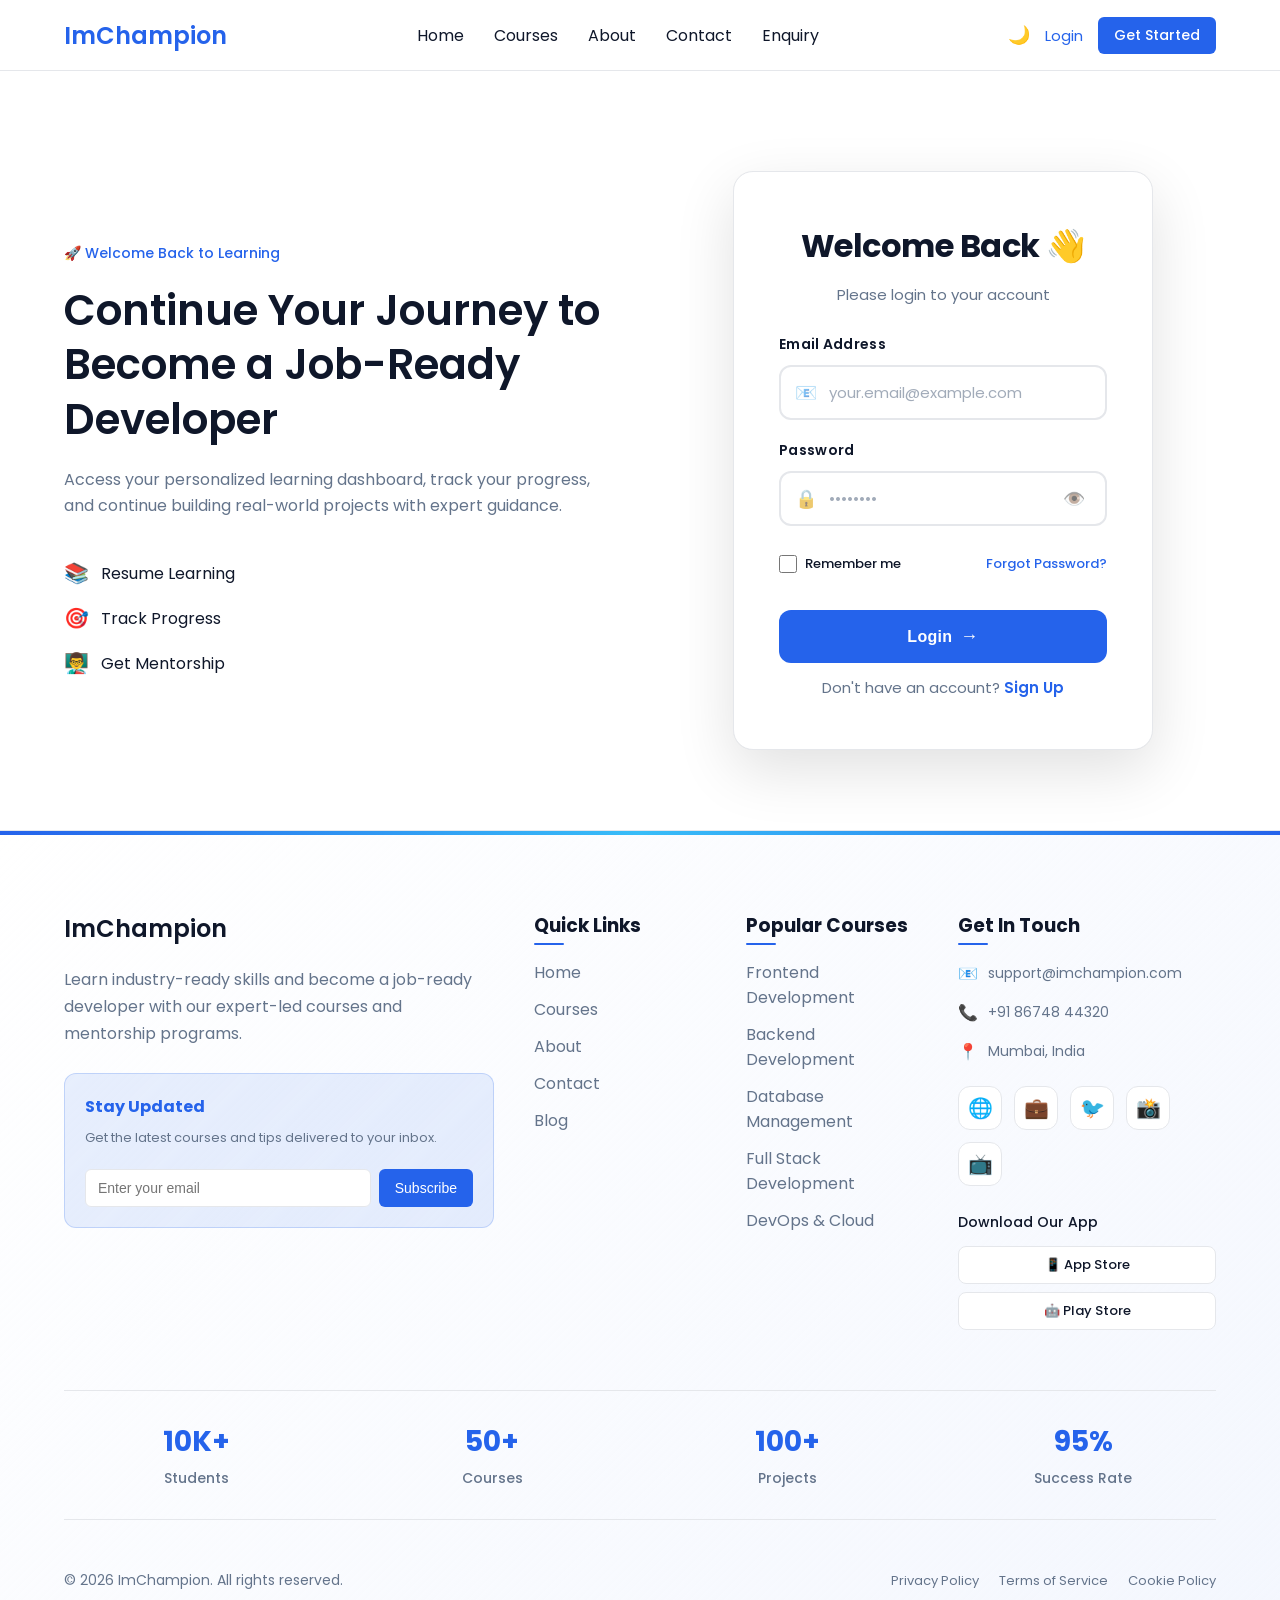
<file: NewProject/html/login.html>
<!DOCTYPE html>
<html lang="en">

<head>
    <meta charset="UTF-8">
    <meta name="viewport" content="width=device-width, initial-scale=1.0">
    <title>Login - ImChampion</title>

    <!-- Google Font -->
    <link href="https://fonts.googleapis.com/css2?family=Poppins:wght@300;400;500;600&display=swap" rel="stylesheet">

    <!-- CSS File -->
    <link rel="stylesheet" href="../css/login.css">
</head>

<body>

    <!-- ================= HEADER ================= -->
    <header>
        <div class="container">

            <nav class="navbar">

                <!-- Logo -->
                <div class="logo">
                    <h2>ImChampion</h2>
                </div>

                <!-- Hamburger Menu -->
                <div class="hamburger" id="hamburger">
                    <span></span>
                    <span></span>
                    <span></span>
                </div>

                <!-- Navigation Links -->
                <ul class="nav-links" id="nav-links">
                    <li><a href="../html/index.html">Home</a></li>
                    <li><a href="../html/index.html#course">Courses</a></li>
                    <li><a href="#">About</a></li>
                    <li><a href="#">Contact</a></li>
                    <li><a href="#">Enquiry</a></li>
                </ul>

                <!-- Right Side -->
                <div class="nav-buttons">

                    <!-- Theme Toggle -->
                    <button id="theme-toggle">🌙</button>

                    <!-- Login -->
                    <a href="../html/login.html" class="login-btn active">Login</a>

                    <!-- CTA -->
                    <a href="../html/signup.html" class="cta-btn">Get Started</a>

                </div>

            </nav>

        </div>
    </header>

    <!-- ================= MAIN ================= -->
    <main>

        <!-- ================= LOGIN SECTION ================= -->
        <section class="login">
            <div class="container">

                <div class="login-grid">

                    <!-- LEFT SIDE (CONTENT) -->
                    <div class="login-content">

                        <!-- Tagline -->
                        <span class="login-tag">
                            🚀 Welcome Back to Learning
                        </span>

                        <!-- Main Heading -->
                        <h1 class="login-title">
                            Continue Your Journey to Become a Job-Ready Developer
                        </h1>

                        <!-- Description -->
                        <p class="login-description">
                            Access your personalized learning dashboard, track your progress,
                            and continue building real-world projects with expert guidance.
                        </p>

                        <!-- Features -->
                        <div class="login-features">
                            <div class="feature-item">
                                <span class="feature-icon">📚</span>
                                <span>Resume Learning</span>
                            </div>
                            <div class="feature-item">
                                <span class="feature-icon">🎯</span>
                                <span>Track Progress</span>
                            </div>
                            <div class="feature-item">
                                <span class="feature-icon">👨‍🏫</span>
                                <span>Get Mentorship</span>
                            </div>
                        </div>

                    </div>

                    <!-- RIGHT SIDE (FORM) -->
                    <div class="login-form-container">

                        <div class="login-box">

                            <!-- Title -->
                            <h2>Welcome Back 👋</h2>
                            <p>Please login to your account</p>

                            <!-- FORM -->
                            <form class="login-form">

                                <!-- Email -->
                                <div class="input-group">
                                    <label for="email">Email Address</label>
                                    <div class="input-wrapper">
                                        <span class="input-icon">📧</span>
                                        <input id="email" type="email" placeholder="your.email@example.com" required>
                                    </div>
                                </div>

                                <!-- Password -->
                                <div class="input-group">
                                    <label for="password">Password</label>
                                    <div class="input-wrapper">
                                        <span class="input-icon">🔒</span>
                                        <input id="password" type="password" placeholder="••••••••" required>
                                        <button type="button" class="password-toggle" data-toggle="password">
                                            <span class="eye-icon">👁️</span>
                                        </button>
                                    </div>
                                </div>

                                <!-- Options -->
                                <div class="login-options">
                                    <label class="checkbox-label">
                                        <input type="checkbox">
                                        <span>Remember me</span>
                                    </label>
                                    <a href="#" class="forgot-link">Forgot Password?</a>
                                </div>

                                <!-- Button -->
                                <button type="submit" class="login-btn-main">
                                    <span>Login</span>
                                    <span class="btn-arrow">→</span>
                                </button>

                            </form>

                            <!-- Signup -->
                            <p class="signup-text">
                                Don't have an account? <a href="../html/signup.html">Sign Up</a>
                            </p>

                        </div>

                    </div>

                </div>

            </div>
        </section>

    </main>

    <!-- ================= FOOTER ================= -->
    <footer class="footer">
        <div class="container">

            <div class="footer-grid">

                <!-- Column 1 (Brand) -->
                <div class="footer-col">
                    <h2 class="footer-logo">ImChampion</h2>
                    <p>
                        Learn industry-ready skills and become a job-ready developer with our expert-led courses and mentorship programs.
                    </p>

                    <!-- Newsletter Signup -->
                    <div class="newsletter">
                        <h4>Stay Updated</h4>
                        <p>Get the latest courses and tips delivered to your inbox.</p>
                        <div class="newsletter-form">
                            <input type="email" placeholder="Enter your email" class="newsletter-input">
                            <button class="newsletter-btn">Subscribe</button>
                        </div>
                    </div>
                </div>

                <!-- Column 2 (Quick Links) -->
                <div class="footer-col">
                    <h3>Quick Links</h3>
                    <ul>
                        <li><a href="../html/index.html">Home</a></li>
                        <li><a href="../html/index.html#course">Courses</a></li>
                        <li><a href="#">About</a></li>
                        <li><a href="#">Contact</a></li>
                        <li><a href="#">Blog</a></li>
                    </ul>
                </div>

                <!-- Column 3 (Courses) -->
                <div class="footer-col">
                    <h3>Popular Courses</h3>
                    <ul>
                        <li><a href="#">Frontend Development</a></li>
                        <li><a href="#">Backend Development</a></li>
                        <li><a href="#">Database Management</a></li>
                        <li><a href="#">Full Stack Development</a></li>
                        <li><a href="#">DevOps & Cloud</a></li>
                    </ul>
                </div>

                <!-- Column 4 (Contact / Social) -->
                <div class="footer-col">
                    <h3>Get In Touch</h3>
                    <div class="contact-info">
                        <p><span class="contact-icon">📧</span> support@imchampion.com</p>
                        <p><span class="contact-icon">📞</span> +91 86748 44320</p>
                        <p><span class="contact-icon">📍</span> Mumbai, India</p>
                    </div>

                    <!-- Social Links -->
                    <div class="footer-social">
                        <a href="#" title="Website">🌐</a>
                        <a href="#" title="LinkedIn">💼</a>
                        <a href="#" title="Twitter">🐦</a>
                        <a href="#" title="Instagram">📸</a>
                        <a href="#" title="YouTube">📺</a>
                    </div>

                    <!-- App Download -->
                    <div class="app-download">
                        <p>Download Our App</p>
                        <div class="app-buttons">
                            <a href="#" class="app-btn">📱 App Store</a>
                            <a href="#" class="app-btn">🤖 Play Store</a>
                        </div>
                    </div>
                </div>

            </div>

            <!-- Stats Bar -->
            <div class="footer-stats">
                <div class="stat-item">
                    <h4>10K+</h4>
                    <p>Students</p>
                </div>
                <div class="stat-item">
                    <h4>50+</h4>
                    <p>Courses</p>
                </div>
                <div class="stat-item">
                    <h4>100+</h4>
                    <p>Projects</p>
                </div>
                <div class="stat-item">
                    <h4>95%</h4>
                    <p>Success Rate</p>
                </div>
            </div>

            <!-- Bottom -->
            <div class="footer-bottom">
                <div class="footer-bottom-content">
                    <p>© 2026 ImChampion. All rights reserved.</p>
                    <div class="footer-links">
                        <a href="#">Privacy Policy</a>
                        <a href="#">Terms of Service</a>
                        <a href="#">Cookie Policy</a>
                    </div>
                </div>
            </div>

        </div>
    </footer>

    <!-- ================= JS ================= -->
    <script src="../javascript/login.js"></script>
</body>
</html>
</file>
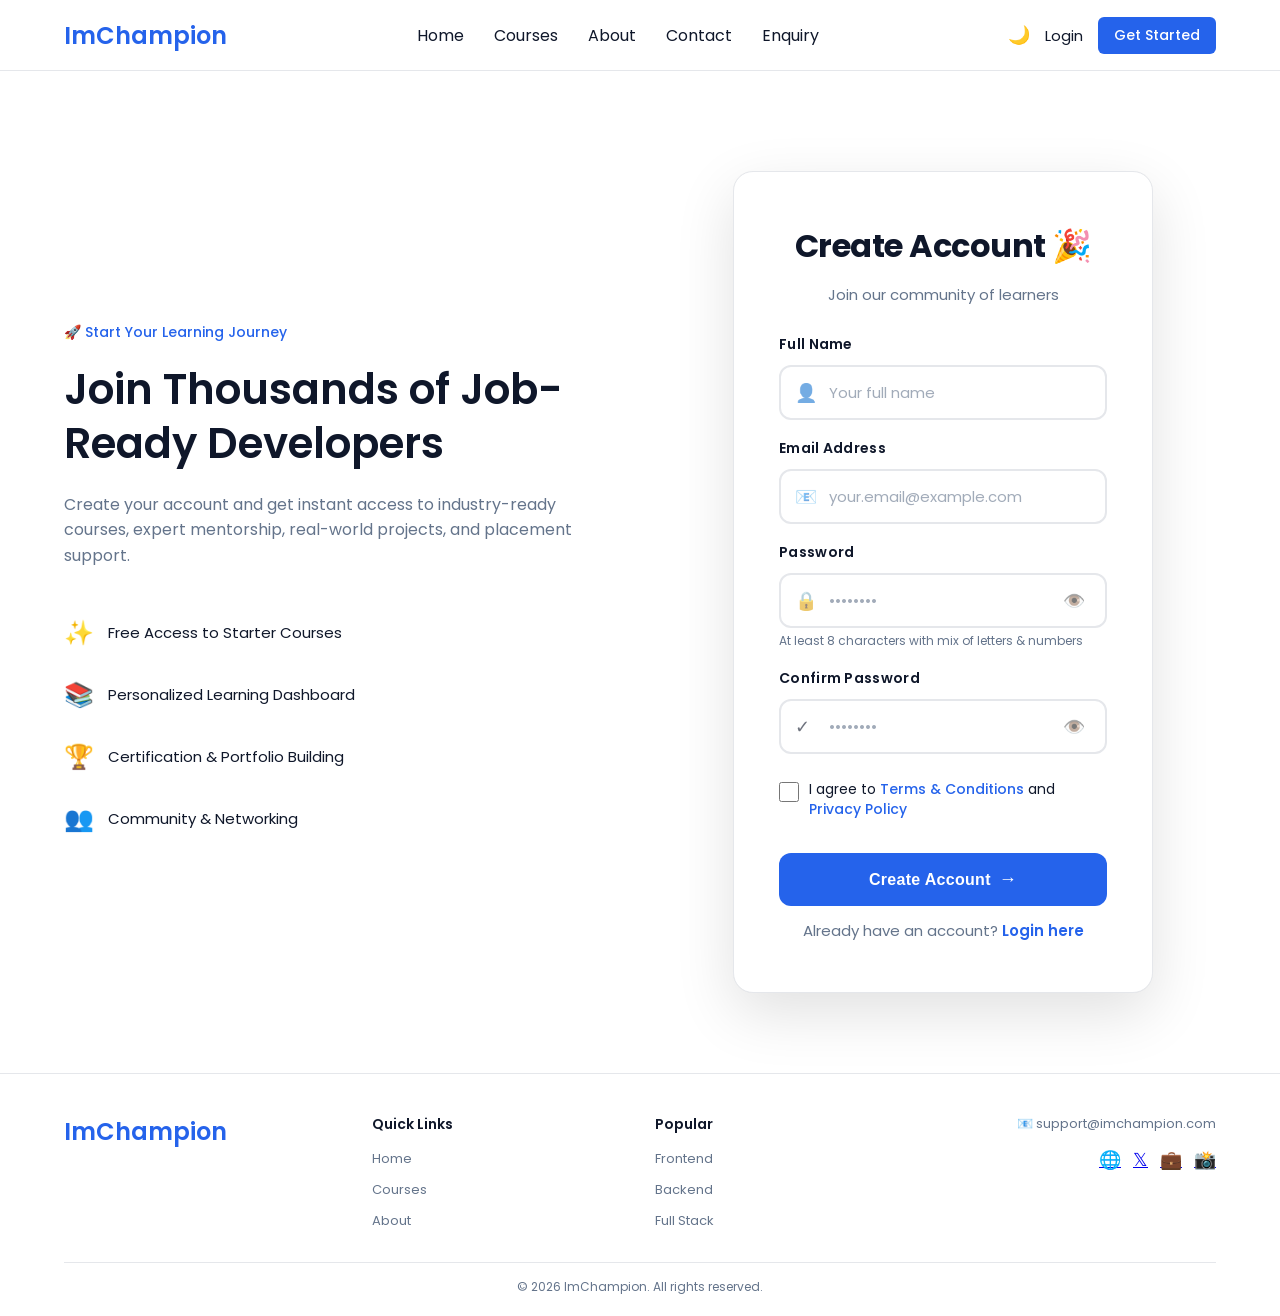
<file: NewProject/html/signup.html>
<!DOCTYPE html>
<html lang="en">

<head>
    <meta charset="UTF-8">
    <meta name="viewport" content="width=device-width, initial-scale=1.0">
    <title>Sign Up - ImChampion</title>

    <!-- Google Font -->
    <link href="https://fonts.googleapis.com/css2?family=Poppins:wght@300;400;500;600&display=swap" rel="stylesheet">

    <!-- CSS File -->
    <link rel="stylesheet" href="../css/signup.css">
</head>

<body>

    <!-- ================= HEADER ================= -->
    <header>
        <div class="container">

            <nav class="navbar">

                <!-- Logo -->
                <div class="logo">
                    <h2>ImChampion</h2>
                </div>

                <!-- Hamburger Menu -->
                <div class="hamburger" id="hamburger">
                    <span></span>
                    <span></span>
                    <span></span>
                </div>

                <!-- Navigation Links -->
                <ul class="nav-links" id="nav-links">
                    <li><a href="../html/index.html">Home</a></li>
                    <li><a href="../html/index.html#course">Courses</a></li>
                    <li><a href="#">About</a></li>
                    <li><a href="#">Contact</a></li>
                    <li><a href="#">Enquiry</a></li>
                </ul>

                <!-- Right Side -->
                <div class="nav-buttons">

                    <!-- Theme Toggle -->
                    <button id="theme-toggle">🌙</button>

                    <!-- Login -->
                    <a href="../html/login.html" class="login-btn">Login</a>

                    <!-- CTA -->
                    <a href="#" class="cta-btn">Get Started</a>

                </div>

            </nav>

        </div>
    </header>

    <!-- ================= MAIN ================= -->
    <main>

        <!-- ================= SIGNUP SECTION ================= -->
        <section class="signup">
            <div class="container">

                <div class="signup-grid">

                    <!-- LEFT SIDE (CONTENT) -->
                    <div class="signup-content">

                        <!-- Tagline -->
                        <span class="signup-tag">
                            🚀 Start Your Learning Journey
                        </span>

                        <!-- Main Heading -->
                        <h1 class="signup-title">
                            Join Thousands of Job-Ready Developers
                        </h1>

                        <!-- Description -->
                        <p class="signup-description">
                            Create your account and get instant access to industry-ready courses,
                            expert mentorship, real-world projects, and placement support.
                        </p>

                        <!-- Benefits -->
                        <div class="signup-benefits">
                            <div class="benefit-item">
                                <span class="benefit-icon">✨</span>
                                <span>Free Access to Starter Courses</span>
                            </div>
                            <div class="benefit-item">
                                <span class="benefit-icon">📚</span>
                                <span>Personalized Learning Dashboard</span>
                            </div>
                            <div class="benefit-item">
                                <span class="benefit-icon">🏆</span>
                                <span>Certification & Portfolio Building</span>
                            </div>
                            <div class="benefit-item">
                                <span class="benefit-icon">👥</span>
                                <span>Community & Networking</span>
                            </div>
                        </div>

                    </div>

                    <!-- RIGHT SIDE (FORM) -->
                    <div class="signup-form-container">

                        <div class="signup-box">

                            <!-- Title -->
                            <h2>Create Account 🎉</h2>
                            <p>Join our community of learners</p>

                            <!-- FORM -->
                            <form class="signup-form">

                                <!-- Full Name -->
                                <div class="input-group">
                                    <label for="fullname">Full Name</label>
                                    <div class="input-wrapper">
                                        <span class="input-icon">👤</span>
                                        <input id="fullname" type="text" placeholder="Your full name" required>
                                    </div>
                                </div>

                                <!-- Email -->
                                <div class="input-group">
                                    <label for="email">Email Address</label>
                                    <div class="input-wrapper">
                                        <span class="input-icon">📧</span>
                                        <input id="email" type="email" placeholder="your.email@example.com" required>
                                    </div>
                                </div>

                                <!-- Password -->
                                <div class="input-group">
                                    <label for="password">Password</label>
                                    <div class="input-wrapper">
                                        <span class="input-icon">🔒</span>
                                        <input id="password" type="password" placeholder="••••••••" required>
                                        <button type="button" class="password-toggle" data-toggle="password">
                                            <span class="eye-icon">👁️</span>
                                        </button>
                                    </div>
                                    <small class="password-hint">At least 8 characters with mix of letters & numbers</small>
                                </div>

                                <!-- Confirm Password -->
                                <div class="input-group">
                                    <label for="confirm-password">Confirm Password</label>
                                    <div class="input-wrapper">
                                        <span class="input-icon">✓</span>
                                        <input id="confirm-password" type="password" placeholder="••••••••" required>
                                        <button type="button" class="password-toggle" data-toggle="confirm-password">
                                            <span class="eye-icon">👁️</span>
                                        </button>
                                    </div>
                                </div>

                                <!-- Terms & Conditions -->
                                <div class="terms-group">
                                    <label class="checkbox-label">
                                        <input type="checkbox" id="terms" required>
                                        <span>I agree to <a href="#">Terms & Conditions</a> and <a href="#">Privacy Policy</a></span>
                                    </label>
                                </div>

                                <!-- Button -->
                                <button type="submit" class="signup-btn-main">
                                    <span>Create Account</span>
                                    <span class="btn-arrow">→</span>
                                </button>

                            </form>

                            <!-- Login Link -->
                            <p class="login-text">
                                Already have an account? <a href="../html/login.html">Login here</a>
                            </p>

                        </div>

                    </div>

                </div>

            </div>
        </section>

    </main>

    <!-- ================= FOOTER ================= -->
    <footer class="footer">
      <div class="container">
        <div class="footer-content">
          <div class="footer-left">
            <h3 class="footer-logo">ImChampion</h3>
          </div>

          <div class="footer-center">
            <div class="footer-col-small">
              <h4>Quick Links</h4>
              <ul>
                <li><a href="../html/index.html">Home</a></li>
                <li><a href="../html/index.html#course">Courses</a></li>
                <li><a href="#">About</a></li>
              </ul>
            </div>
            <div class="footer-col-small">
              <h4>Popular</h4>
              <ul>
                <li><a href="#">Frontend</a></li>
                <li><a href="#">Backend</a></li>
                <li><a href="#">Full Stack</a></li>
              </ul>
            </div>
          </div>

          <div class="footer-right">
            <p class="contact-info">📧 support@imchampion.com</p>
            <div class="footer-social">
              <a href="#" title="Website">🌐</a>
              <a href="#" title="Twitter">𝕏</a>
              <a href="#" title="LinkedIn">💼</a>
              <a href="#" title="Instagram">📸</a>
            </div>
          </div>
        </div>

        <div class="footer-bottom">
          <p>© 2026 ImChampion. All rights reserved.</p>
        </div>
      </div>
    </footer>

    <!-- ================= JS ================= -->
    <script src="../javascript/signup.js"></script>
</body>

</html>
</file>
<file: NewProject/css/login.css>
/* ============================= */
/* GLOBAL RESET */
/* ============================= */

*,
*::before,
*::after {
  box-sizing: border-box;
  margin: 0;
  padding: 0;
}

/* ============================= */
/* THEME VARIABLES */
/* ============================= */

/* 🌞 Light Mode (Default) */
:root {
  --bg-color: #ffffff;
  --text-color: #0f172a;
  --primary-color: #2563eb;
  --secondary-color: #64748b;
  --nav-bg: #ffffff;
  --border-color: #e5e7eb;
}

/* 🌙 Dark Mode */
.dark {
  --bg-color: #0f172a;
  --text-color: #e2e8f0;
  --primary-color: #38bdf8;
  --secondary-color: #94a3b8;
  --nav-bg: #020617;
  --border-color: #1e293b;
}

/* ============================= */
/* BODY */
/* ============================= */

body {
  font-family: 'Poppins', sans-serif;

  display: grid;
  grid-template-rows: auto 1fr auto;
  min-height: 100vh;

  background-color: var(--bg-color);
  color: var(--text-color);
  transition: 0.3s ease;
}

/* ============================= */
/* CONTAINER */
/* ============================= */

.container {
  width: 90%;
  max-width: 1200px;
  margin: auto;
}

/* ============================= */
/* HEADER */
/* ============================= */

header {
  width: 100%;
  background-color: var(--nav-bg);
  border-bottom: 1px solid var(--border-color);

  position: sticky;
  top: 0;
  z-index: 1000;
}

/* ============================= */
/* NAVBAR */
/* ============================= */

.navbar {
  display: flex;
  align-items: center;
  justify-content: space-between;
  height: 70px;
}

/* ============================= */
/* LOGO */
/* ============================= */

.logo h2 {
  font-size: 24px;
  font-weight: 600;
  color: var(--primary-color);
  cursor: pointer;
}

/* ============================= */
/* HAMBURGER */
/* ============================= */
.hamburger {
  display: none;
}
/* ============================= */
/* NAV LINKS */
/* ============================= */

.nav-links {
  list-style: none;
  display: flex;
  gap: 30px;
}

.nav-links li a {
  text-decoration: none;
  color: var(--text-color);
  font-size: 16px;
  transition: 0.3s;
  position: relative;
}

/* Hover underline */
.nav-links li a::after {
  content: "";
  position: absolute;
  width: 0%;
  height: 2px;
  background: var(--primary-color);
  left: 0;
  bottom: -5px;
  transition: 0.3s;
}

.nav-links li a:hover::after {
  width: 100%;
}

.nav-links li a:hover {
  color: var(--primary-color);
}

/* ============================= */
/* BUTTONS */
/* ============================= */

.nav-buttons {
  display: flex;
  gap: 15px;
  align-items: center;
}

/* Login Button */
.login-btn {
  text-decoration: none;
  color: var(--text-color);
  font-size: 15px;
  transition: 0.3s;
}

.login-btn:hover,
.login-btn.active {
  color: var(--primary-color);
}

/* CTA Button */
.cta-btn {
  text-decoration: none;
  background: var(--primary-color);
  color: #ffffff;
  padding: 8px 16px;
  border-radius: 6px;
  font-size: 14px;
  font-weight: 500;
  transition: 0.3s;
}

.cta-btn:hover {
  opacity: 0.9;
}

/* ============================= */
/* THEME TOGGLE BUTTON */
/* ============================= */

#theme-toggle {
  border: none;
  background: transparent;
  font-size: 18px;
  cursor: pointer;
}

/* ============================= */
/* RESPONSIVE HEADER */
/* ============================= */

@media (max-width: 768px) {

  .hamburger {
    display: flex;
    flex-direction: column;
    cursor: pointer;
    gap: 4px;
    padding: 10px;
    background-color: rgba(0, 0, 0, 0.1);
    border-radius: 4px;
  }
  .hamburger span {
    width: 25px;
    height: 3px;
    background-color: var(--text-color);
    transition: 0.3s;
  }
  .nav-links {
    position: absolute;
    top: 70px;
    left: 0;
    width: 100%;
    background-color: var(--nav-bg);
    flex-direction: column;
    padding: 20px 0;
    border-bottom: 1px solid var(--border-color);
    max-height: 0;
    overflow: hidden;
    transition: max-height 0.3s ease;
  }
  .nav-links.active {
    max-height: 500px;
  }
  .nav-links li {
    text-align: center;
    margin: 10px 0;
  }

  .logo h2 {
    font-size: 20px;
  }

  .nav-buttons {
    gap: 10px;
  }
}

/* ============================= */
/* MAIN */
/* ============================= */

main {
  width: 100%;
}

/* Common section spacing */
section {
  padding: 80px 0;
}

/* ============================= */
/* LOGIN SECTION */
/* ============================= */

.login {
  padding-top: 100px;
}

/* Grid Layout */
.login-grid {
  display: grid;
  grid-template-columns: 1fr 1fr;
  align-items: center;
  gap: 60px;
}

/* ============================= */
/* LOGIN CONTENT */
/* ============================= */

.login-content {
  display: flex;
  flex-direction: column;
  gap: 20px;
}

/* Tagline */
.login-tag {
  font-size: 14px;
  color: var(--primary-color);
  font-weight: 500;
}

/* Main Heading */
.login-title {
  font-size: 42px;
  font-weight: 600;
  line-height: 1.3;
}

/* Description */
.login-description {
  font-size: 16px;
  color: var(--secondary-color);
  line-height: 1.6;
}

/* Features */
.login-features {
  display: flex;
  flex-direction: column;
  gap: 15px;
  margin-top: 20px;
}

.feature-item {
  display: flex;
  align-items: center;
  gap: 12px;
  font-size: 16px;
}

.feature-icon {
  font-size: 20px;
}

/* ============================= */
/* LOGIN FORM CONTAINER */
/* ============================= */

.login-form-container {
  display: flex;
  align-items: center;
  justify-content: center;
  min-height: 550px;
}

/* ============================= */
/* LOGIN BOX */
/* ============================= */

.login-box {
  width: 100%;
  max-width: 420px;
  display: flex;
  flex-direction: column;
  gap: 28px;

  background: var(--bg-color);
  padding: 50px 45px;
  border-radius: 20px;
  border: 1px solid var(--border-color);
  box-shadow: 0 20px 60px rgba(0,0,0,0.12), 0 0 1px rgba(0,0,0,0.05);
  backdrop-filter: blur(10px);
}

.login-box h2 {
  font-size: 32px;
  font-weight: 700;
  text-align: center;
  letter-spacing: -0.5px;
}

.login-box p {
  color: var(--secondary-color);
  text-align: center;
  font-size: 15px;
  margin: -15px 0 0 0;
}

.login-form {
  display: flex;
  flex-direction: column;
  gap: 20px;
}

/* ============================= */
/* INPUT */
/* ============================= */

.input-group {
  display: flex;
  flex-direction: column;
  gap: 10px;
}

.input-group label {
  font-size: 14px;
  font-weight: 600;
  color: var(--text-color);
  letter-spacing: 0.3px;
}

.input-wrapper {
  position: relative;
  display: flex;
  align-items: center;
}

.input-icon {
  position: absolute;
  left: 16px;
  font-size: 18px;
  pointer-events: none;
  opacity: 0.6;
  transition: 0.3s;
}

.input-group input {
  width: 100%;
  padding: 14px 50px 14px 48px;
  border-radius: 12px;
  border: 2px solid var(--border-color);
  background: transparent;
  color: var(--text-color);
  font-size: 15px;
  font-family: inherit;
  transition: all 0.3s cubic-bezier(0.4, 0, 0.2, 1);
}

.input-group input::placeholder {
  color: var(--secondary-color);
  opacity: 0.6;
}

.input-group input:hover {
  border-color: var(--primary-color);
  border-color: var(--border-color);
}

.input-group input:focus {
  border-color: var(--primary-color);
  box-shadow: 0 0 0 4px rgba(37, 99, 235, 0.08), 0 0 0 1px rgba(37, 99, 235, 0.15);
  outline: none;
}

.input-group input:focus + .input-icon,
.input-wrapper:has(input:focus) .input-icon {
  opacity: 1;
  color: var(--primary-color);
}

/* ============================= */
/* PASSWORD TOGGLE BUTTON */
/* ============================= */

.password-toggle {
  position: absolute;
  right: 14px;
  background: none;
  border: none;
  cursor: pointer;
  padding: 8px;
  display: flex;
  align-items: center;
  justify-content: center;
  font-size: 18px;
  opacity: 0.6;
  transition: all 0.3s ease;
  border-radius: 6px;
}

.password-toggle:hover {
  opacity: 1;
  background: rgba(0, 0, 0, 0.05);
}

.dark .password-toggle:hover {
  background: rgba(255, 255, 255, 0.1);
}

.password-toggle:active {
  transform: scale(0.95);
}

.input-group input:focus + .input-icon,
.input-wrapper:has(input:focus) .input-icon {
  opacity: 1;
  color: var(--primary-color);
}

/* ============================= */
/* OPTIONS */
/* ============================= */

.login-options {
  display: flex;
  justify-content: space-between;
  align-items: center;
  font-size: 13px;
  margin: 8px 0 8px 0;
}

.checkbox-label {
  display: flex;
  align-items: center;
  gap: 8px;
  cursor: pointer;
  user-select: none;
  color: var(--text-color);
  font-weight: 500;
}

.checkbox-label input[type="checkbox"] {
  width: 18px;
  height: 18px;
  cursor: pointer;
  accent-color: var(--primary-color);
}

.forgot-link {
  color: var(--primary-color);
  text-decoration: none;
  font-weight: 500;
  transition: 0.3s;
}

.forgot-link:hover {
  color: var(--primary-color);
  opacity: 0.8;
  text-decoration: underline;
}

/* ============================= */
/* BUTTON */
/* ============================= */

.login-btn-main {
  padding: 16px 24px;
  border: none;
  border-radius: 12px;
  background: var(--primary-color);
  color: #fff;
  font-size: 16px;
  font-weight: 600;
  letter-spacing: 0.3px;
  cursor: pointer;
  
  display: flex;
  align-items: center;
  justify-content: center;
  gap: 8px;
  
  transition: all 0.3s cubic-bezier(0.4, 0, 0.2, 1);
  position: relative;
  overflow: hidden;
  margin-top: 8px;
}

.login-btn-main::before {
  content: '';
  position: absolute;
  top: 0;
  left: -100%;
  width: 100%;
  height: 100%;
  background: rgba(255, 255, 255, 0.1);
  transition: left 0.5s ease;
}

.login-btn-main:hover::before {
  left: 100%;
}

.btn-arrow {
  display: inline-block;
  transition: transform 0.3s ease;
  font-size: 18px;
}

.login-btn-main:hover {
  background: linear-gradient(135deg, var(--primary-color), #1d4ed8);
  transform: translateY(-2px);
  box-shadow: 0 12px 35px rgba(37, 99, 235, 0.35), 0 0 0 1px rgba(37, 99, 235, 0.1);
}

.login-btn-main:hover .btn-arrow {
  transform: translateX(3px);
}

.login-btn-main:active {
  transform: translateY(0);
  box-shadow: 0 6px 20px rgba(37, 99, 235, 0.25);
}

/* ============================= */
/* SIGNUP */
/* ============================= */

.signup-text {
  text-align: center;
  font-size: 14px;
  color: var(--secondary-color);
  margin-top: 8px;
}

.signup-text a {
  color: var(--primary-color);
  text-decoration: none;
  font-weight: 600;
  transition: all 0.3s ease;
}

.signup-text a:hover {
  text-decoration: underline;
  opacity: 0.8;
}

/* ============================= */
/* FOOTER */
/* ============================= */

.footer {
  background: linear-gradient(135deg, var(--nav-bg) 0%, rgba(37, 99, 235, 0.05) 100%);
  border-top: 1px solid var(--border-color);
  padding: 80px 0 30px;
  position: relative;
  overflow: hidden;
}

.footer::before {
  content: '';
  position: absolute;
  top: 0;
  left: 0;
  right: 0;
  height: 4px;
  background: linear-gradient(90deg, var(--primary-color), #38bdf8, var(--primary-color));
}

.footer-grid {
  display: grid;
  grid-template-columns: 2.5fr 1fr 1fr 1.5fr;
  gap: 40px;
  margin-bottom: 60px;
  position: relative;
  z-index: 1;
}

/* ============================= */
/* NEWSLETTER */
/* ============================= */
.newsletter {
  margin-top: 25px;
  padding: 20px;
  background: rgba(37, 99, 235, 0.1);
  border-radius: 12px;
  border: 1px solid rgba(37, 99, 235, 0.2);
}

.newsletter h4 {
  font-size: 16px;
  margin-bottom: 8px;
  color: var(--primary-color);
}

.newsletter p {
  font-size: 13px;
  margin-bottom: 15px;
  color: var(--secondary-color);
}

.newsletter-form {
  display: flex;
  gap: 8px;
}

.newsletter-input {
  flex: 1;
  padding: 10px 12px;
  border: 1px solid var(--border-color);
  border-radius: 6px;
  background: var(--bg-color);
  color: var(--text-color);
  font-size: 14px;
}

.newsletter-input:focus {
  outline: none;
  border-color: var(--primary-color);
  box-shadow: 0 0 0 3px rgba(37, 99, 235, 0.1);
}

.newsletter-btn {
  padding: 10px 16px;
  background: var(--primary-color);
  color: white;
  border: none;
  border-radius: 6px;
  font-size: 14px;
  font-weight: 500;
  cursor: pointer;
  transition: 0.3s;
}

.newsletter-btn:hover {
  background: #1d4ed8;
  transform: translateY(-1px);
}

.footer-col h2,
.footer-col h3 {
  color: var(--text-color);
  margin-bottom: 20px;
  position: relative;
}

.footer-col h3::after {
  content: '';
  position: absolute;
  bottom: -5px;
  left: 0;
  width: 30px;
  height: 2px;
  background: var(--primary-color);
  border-radius: 1px;
}

.footer-logo {
  font-size: 24px;
  font-weight: 600;
  color: var(--primary-color);
  margin-bottom: 15px;
}

.footer-col p {
  color: var(--secondary-color);
  line-height: 1.7;
  margin-bottom: 20px;
}

/* ============================= */
/* CONTACT INFO */
/* ============================= */
.contact-info p {
  display: flex;
  align-items: center;
  gap: 10px;
  margin-bottom: 12px;
  font-size: 14px;
  color: var(--secondary-color);
}

.contact-icon {
  font-size: 16px;
  color: var(--primary-color);
}

.footer-col ul {
  list-style: none;
}

.footer-col ul li {
  margin-bottom: 12px;
}

.footer-col ul li a {
  color: var(--secondary-color);
  text-decoration: none;
  transition: 0.3s;
  display: inline-block;
}

.footer-col ul li a:hover {
  color: var(--primary-color);
  transform: translateX(5px);
}

.footer-social {
  display: flex;
  gap: 12px;
  margin-top: 20px;
  flex-wrap: wrap;
}

.footer-social a {
  font-size: 20px;
  transition: 0.3s;
  text-decoration: none;
  background: var(--bg-color);
  padding: 12px;
  border-radius: 12px;
  border: 1px solid var(--border-color);
  display: flex;
  align-items: center;
  justify-content: center;
  width: 44px;
  height: 44px;
}

.footer-social a:hover {
  transform: scale(1.05) translateY(-3px);
  background: var(--primary-color);
  color: #fff;
  box-shadow: 0 8px 25px rgba(37, 99, 235, 0.3);
}

/* ============================= */
/* APP DOWNLOAD */
/* ============================= */
.app-download {
  margin-top: 25px;
}

.app-download p {
  font-size: 14px;
  font-weight: 500;
  margin-bottom: 12px;
  color: var(--text-color);
}

.app-buttons {
  display: flex;
  flex-direction: column;
  gap: 8px;
}

.app-btn {
  display: flex;
  align-items: center;
  justify-content: center;
  gap: 8px;
  padding: 8px 12px;
  background: var(--bg-color);
  color: var(--text-color);
  text-decoration: none;
  border-radius: 8px;
  font-size: 13px;
  font-weight: 500;
  border: 1px solid var(--border-color);
  transition: 0.3s;
}

.app-btn:hover {
  background: var(--primary-color);
  color: white;
  transform: translateY(-1px);
}

/* ============================= */
/* FOOTER STATS */
/* ============================= */
.footer-stats {
  display: grid;
  grid-template-columns: repeat(4, 1fr);
  gap: 30px;
  margin-bottom: 50px;
  padding: 30px 0;
  border-top: 1px solid var(--border-color);
  border-bottom: 1px solid var(--border-color);
  position: relative;
  z-index: 1;
}

.stat-item {
  text-align: center;
}

.stat-item h4 {
  font-size: 28px;
  font-weight: 700;
  color: var(--primary-color);
  margin-bottom: 5px;
}

.stat-item p {
  font-size: 14px;
  color: var(--secondary-color);
  font-weight: 500;
}

/* ============================= */
/* FOOTER BOTTOM */
/* ============================= */
.footer-bottom {
  position: relative;
  z-index: 1;
}

.footer-bottom-content {
  display: flex;
  justify-content: space-between;
  align-items: center;
  flex-wrap: wrap;
  gap: 20px;
}

.footer-bottom p {
  color: var(--secondary-color);
  font-size: 14px;
}

.footer-links {
  display: flex;
  gap: 20px;
}

.footer-links a {
  color: var(--secondary-color);
  text-decoration: none;
  font-size: 13px;
  transition: 0.3s;
}

.footer-links a:hover {
  color: var(--primary-color);
}

/* ============================= */
/* ANIMATIONS */
/* ============================= */

@keyframes slideUp {
  from {
    opacity: 0;
    transform: translateY(20px);
  }
  to {
    opacity: 1;
    transform: translateY(0);
  }
}

@keyframes fadeIn {
  from {
    opacity: 0;
  }
  to {
    opacity: 1;
  }
}

.login-box {
  animation: slideUp 0.6s ease-out;
}

.login-content {
  animation: fadeIn 0.8s ease-out;
}

.input-group {
  animation: slideUp 0.6s ease-out;
}

.input-group:nth-child(1) {
  animation-delay: 0.1s;
}

.input-group:nth-child(2) {
  animation-delay: 0.2s;
}

.login-options {
  animation: slideUp 0.6s ease-out 0.3s both;
}

.login-btn-main {
  animation: slideUp 0.6s ease-out 0.4s both;
}

@media (max-width: 1024px) {
  .login-title {
    font-size: 36px;
  }

  .login-grid {
    gap: 40px;
  }

  .footer-grid {
    grid-template-columns: 1fr 1fr;
    gap: 30px;
  }

  .footer-stats {
    grid-template-columns: repeat(2, 1fr);
    gap: 20px;
  }
}

@media (max-width: 900px) {

  .login-grid {
    grid-template-columns: 1fr;
    gap: 40px;
  }

  .login-content {
    text-align: center;
  }

  .login-features {
    align-items: center;
  }

  .footer {
    padding: 60px 0 20px;
  }

  .footer-grid {
    grid-template-columns: 1fr;
    text-align: center;
    gap: 40px;
    margin-bottom: 40px;
  }

  .footer-col {
    margin-bottom: 30px;
  }

  .newsletter-form {
    flex-direction: column;
  }

  .newsletter-input {
    width: 100%;
  }

  .footer-social {
    justify-content: center;
  }

  .app-buttons {
    flex-direction: row;
    justify-content: center;
  }

  .footer-stats {
    grid-template-columns: repeat(2, 1fr);
    gap: 15px;
    padding: 20px 0;
  }

  .stat-item h4 {
    font-size: 24px;
  }

  .footer-bottom-content {
    flex-direction: column;
    text-align: center;
    gap: 15px;
  }

  .footer-links {
    justify-content: center;
  }

  .footer-col ul li a:hover {
    transform: translateX(0);
  }
}

@media (max-width: 768px) {

  .nav-links {
    display: none;
  }

  .logo h2 {
    font-size: 20px;
  }

  .nav-buttons {
    gap: 10px;
  }

  section {
    padding: 60px 0;
  }

  .login {
    padding-top: 80px;
  }

  .login-title {
    font-size: 32px;
  }

  .login-box {
    padding: 35px 25px;
    max-width: 100%;
    gap: 20px;
  }

  .login-box h2 {
    font-size: 26px;
  }

  .login-box p {
    font-size: 14px;
  }

  .input-group input {
    padding: 12px 42px 12px 42px;
    font-size: 14px;
  }

  .input-icon {
    font-size: 16px;
    left: 12px;
  }

  .password-toggle {
    right: 10px;
    padding: 6px;
    font-size: 16px;
  }

  .login-btn-main {
    padding: 14px 20px;
    font-size: 15px;
  }

  .footer {
    padding: 40px 0 20px;
  }
}
</file>
<file: NewProject/css/signup.css>
/* ============================= */
/* GLOBAL RESET */
/* ============================= */

*,
*::before,
*::after {
  box-sizing: border-box;
  margin: 0;
  padding: 0;
}

/* ============================= */
/* THEME VARIABLES */
/* ============================= */

/* 🌞 Light Mode (Default) */
:root {
  --bg-color: #ffffff;
  --text-color: #0f172a;
  --primary-color: #2563eb;
  --secondary-color: #64748b;
  --nav-bg: #ffffff;
  --border-color: #e5e7eb;
}

/* 🌙 Dark Mode */
.dark {
  --bg-color: #0f172a;
  --text-color: #e2e8f0;
  --primary-color: #38bdf8;
  --secondary-color: #94a3b8;
  --nav-bg: #020617;
  --border-color: #1e293b;
}

/* ============================= */
/* BODY */
/* ============================= */

body {
  font-family: 'Poppins', sans-serif;

  display: grid;
  grid-template-rows: auto 1fr auto;
  min-height: 100vh;

  background-color: var(--bg-color);
  color: var(--text-color);
  transition: 0.3s ease;
}

/* ============================= */
/* CONTAINER */
/* ============================= */

.container {
  width: 90%;
  max-width: 1200px;
  margin: auto;
}

/* ============================= */
/* HEADER */
/* ============================= */

header {
  width: 100%;
  background-color: var(--nav-bg);
  border-bottom: 1px solid var(--border-color);

  position: sticky;
  top: 0;
  z-index: 1000;
}

/* ============================= */
/* NAVBAR */
/* ============================= */

.navbar {
  display: flex;
  align-items: center;
  justify-content: space-between;
  height: 70px;
}

/* ============================= */
/* LOGO */
/* ============================= */

.logo h2 {
  font-size: 24px;
  font-weight: 600;
  color: var(--primary-color);
  cursor: pointer;
}

/* ============================= */
/* HAMBURGER */
/* ============================= */
.hamburger {
  display: none;
}
/* ============================= */
/* NAV LINKS */
/* ============================= */

.nav-links {
  list-style: none;
  display: flex;
  gap: 30px;
}

.nav-links li a {
  text-decoration: none;
  color: var(--text-color);
  font-size: 16px;
  transition: 0.3s;
  position: relative;
}

/* Hover underline */
.nav-links li a::after {
  content: "";
  position: absolute;
  width: 0%;
  height: 2px;
  background: var(--primary-color);
  left: 0;
  bottom: -5px;
  transition: 0.3s;
}

.nav-links li a:hover::after {
  width: 100%;
}

.nav-links li a:hover {
  color: var(--primary-color);
}

/* ============================= */
/* BUTTONS */
/* ============================= */

.nav-buttons {
  display: flex;
  gap: 15px;
  align-items: center;
}

/* Login Button */
.login-btn {
  text-decoration: none;
  color: var(--text-color);
  font-size: 15px;
  transition: 0.3s;
}

.login-btn:hover {
  color: var(--primary-color);
}

/* CTA Button */
.cta-btn {
  text-decoration: none;
  background: var(--primary-color);
  color: #ffffff;
  padding: 8px 16px;
  border-radius: 6px;
  font-size: 14px;
  font-weight: 500;
  transition: 0.3s;
}

.cta-btn:hover {
  opacity: 0.9;
}

/* ============================= */
/* THEME TOGGLE BUTTON */
/* ============================= */

#theme-toggle {
  border: none;
  background: transparent;
  font-size: 18px;
  cursor: pointer;
}

/* ============================= */
/* RESPONSIVE HEADER */
/* ============================= */

@media (max-width: 768px) {

  .hamburger {
    display: flex;
    flex-direction: column;
    cursor: pointer;
    gap: 4px;
    padding: 10px;
    background-color: rgba(0, 0, 0, 0.1);
    border-radius: 4px;
  }
  .hamburger span {
    width: 25px;
    height: 3px;
    background-color: var(--text-color);
    transition: 0.3s;
  }
  .nav-links {
    position: absolute;
    top: 70px;
    left: 0;
    width: 100%;
    background-color: var(--nav-bg);
    flex-direction: column;
    padding: 20px 0;
    border-bottom: 1px solid var(--border-color);
    max-height: 0;
    overflow: hidden;
    transition: max-height 0.3s ease;
  }
  .nav-links.active {
    max-height: 500px;
  }
  .nav-links li {
    text-align: center;
    margin: 10px 0;
  }

  .logo h2 {
    font-size: 20px;
  }

  .nav-buttons {
    gap: 10px;
  }
}

/* ============================= */
/* MAIN */
/* ============================= */

main {
  width: 100%;
}

/* Common section spacing */
section {
  padding: 80px 0;
}

/* ============================= */
/* SIGNUP SECTION */
/* ============================= */

.signup {
  padding-top: 100px;
}

/* Grid Layout */
.signup-grid {
  display: grid;
  grid-template-columns: 1fr 1fr;
  align-items: center;
  gap: 60px;
}

/* ============================= */
/* SIGNUP CONTENT */
/* ============================= */

.signup-content {
  display: flex;
  flex-direction: column;
  gap: 20px;
}

/* Tagline */
.signup-tag {
  font-size: 14px;
  color: var(--primary-color);
  font-weight: 500;
}

/* Main Heading */
.signup-title {
  font-size: 42px;
  font-weight: 600;
  line-height: 1.3;
}

/* Description */
.signup-description {
  font-size: 16px;
  color: var(--secondary-color);
  line-height: 1.6;
}

/* Benefits */
.signup-benefits {
  display: flex;
  flex-direction: column;
  gap: 14px;
  margin-top: 20px;
}

.benefit-item {
  display: flex;
  align-items: center;
  gap: 14px;
  font-size: 15px;
  padding: 12px 0;
}

.benefit-icon {
  font-size: 24px;
  line-height: 1;
}

/* ============================= */
/* SIGNUP FORM CONTAINER */
/* ============================= */

.signup-form-container {
  display: flex;
  align-items: center;
  justify-content: center;
  min-height: 650px;
}

/* ============================= */
/* SIGNUP BOX */
/* ============================= */

.signup-box {
  width: 100%;
  max-width: 420px;
  display: flex;
  flex-direction: column;
  gap: 28px;

  background: var(--bg-color);
  padding: 50px 45px;
  border-radius: 20px;
  border: 1px solid var(--border-color);
  box-shadow: 0 20px 60px rgba(0,0,0,0.12), 0 0 1px rgba(0,0,0,0.05);
  backdrop-filter: blur(10px);
}

.signup-box h2 {
  font-size: 32px;
  font-weight: 700;
  text-align: center;
  letter-spacing: -0.5px;
}

.signup-box p {
  color: var(--secondary-color);
  text-align: center;
  font-size: 15px;
  margin: -15px 0 0 0;
}

.signup-form {
  display: flex;
  flex-direction: column;
  gap: 18px;
}

/* ============================= */
/* INPUT GROUP */
/* ============================= */

.input-group {
  display: flex;
  flex-direction: column;
  gap: 10px;
}

.input-group label {
  font-size: 14px;
  font-weight: 600;
  color: var(--text-color);
  letter-spacing: 0.3px;
}

.input-wrapper {
  position: relative;
  display: flex;
  align-items: center;
  transition: all 0.3s cubic-bezier(0.4, 0, 0.2, 1);
}

.input-icon {
  position: absolute;
  left: 16px;
  font-size: 18px;
  pointer-events: none;
  opacity: 0.6;
  transition: 0.3s;
}

.input-group input {
  width: 100%;
  padding: 14px 16px 14px 48px;
  border-radius: 12px;
  border: 2px solid var(--border-color);
  background: transparent;
  color: var(--text-color);
  font-size: 15px;
  font-family: inherit;
  transition: all 0.3s cubic-bezier(0.4, 0, 0.2, 1);
}

.input-group input::placeholder {
  color: var(--secondary-color);
  opacity: 0.6;
}

.input-group input:hover {
  border-color: var(--primary-color);
  border-color: var(--border-color);
}

.input-group input:focus {
  border-color: var(--primary-color);
  box-shadow: 0 0 0 4px rgba(37, 99, 235, 0.08), 0 0 0 1px rgba(37, 99, 235, 0.15);
  outline: none;
}

.input-group input:focus ~ .input-icon,
.input-wrapper:has(input:focus) .input-icon {
  opacity: 1;
  color: var(--primary-color);
}

/* ============================= */
/* PASSWORD TOGGLE BUTTON */
/* ============================= */

.password-toggle {
  position: absolute;
  right: 14px;
  background: none;
  border: none;
  cursor: pointer;
  padding: 8px;
  display: flex;
  align-items: center;
  justify-content: center;
  font-size: 18px;
  opacity: 0.6;
  transition: all 0.3s ease;
  border-radius: 6px;
}

.password-toggle:hover {
  opacity: 1;
  background: rgba(0, 0, 0, 0.05);
}

.dark .password-toggle:hover {
  background: rgba(255, 255, 255, 0.1);
}

.password-toggle:active {
  transform: scale(0.95);
}

.password-hint {
  font-size: 12px;
  color: var(--secondary-color);
  margin-top: -6px;
}

/* ============================= */
/* TERMS GROUP */
/* ============================= */

.terms-group {
  display: flex;
  align-items: flex-start;
  gap: 10px;
  margin: 8px 0;
}

.checkbox-label {
  display: flex;
  align-items: flex-start;
  gap: 10px;
  cursor: pointer;
  user-select: none;
  color: var(--text-color);
  font-size: 14px;
  line-height: 1.4;
}

.checkbox-label input[type="checkbox"] {
  width: 20px;
  height: 20px;
  cursor: pointer;
  accent-color: var(--primary-color);
  margin-top: 2px;
  flex-shrink: 0;
}

.checkbox-label a {
  color: var(--primary-color);
  text-decoration: none;
  font-weight: 500;
  transition: 0.3s;
}

.checkbox-label a:hover {
  text-decoration: underline;
}

/* ============================= */
/* PASSWORD TOGGLE BUTTON */
/* ============================= */

.password-toggle {
  position: absolute;
  right: 14px;
  background: none;
  border: none;
  cursor: pointer;
  padding: 8px;
  display: flex;
  align-items: center;
  justify-content: center;
  font-size: 18px;
  opacity: 0.6;
  transition: all 0.3s ease;
  border-radius: 6px;
}

.password-toggle:hover {
  opacity: 1;
  background: rgba(0, 0, 0, 0.05);
}

.dark .password-toggle:hover {
  background: rgba(255, 255, 255, 0.1);
}

.password-toggle:active {
  transform: scale(0.95);
}

/* ============================= */
/* SIGNUP BUTTON */
/* ============================= */

.signup-btn-main {
  padding: 16px 24px;
  border: none;
  border-radius: 12px;
  background: var(--primary-color);
  color: #fff;
  font-size: 16px;
  font-weight: 600;
  letter-spacing: 0.3px;
  cursor: pointer;
  
  display: flex;
  align-items: center;
  justify-content: center;
  gap: 8px;
  
  transition: all 0.3s cubic-bezier(0.4, 0, 0.2, 1);
  position: relative;
  overflow: hidden;
  margin-top: 8px;
}

.signup-btn-main::before {
  content: '';
  position: absolute;
  top: 0;
  left: -100%;
  width: 100%;
  height: 100%;
  background: rgba(255, 255, 255, 0.1);
  transition: left 0.5s ease;
}

.signup-btn-main:hover::before {
  left: 100%;
}

.btn-arrow {
  display: inline-block;
  transition: transform 0.3s ease;
  font-size: 18px;
}

.signup-btn-main:hover {
  background: linear-gradient(135deg, var(--primary-color), #1d4ed8);
  transform: translateY(-2px);
  box-shadow: 0 12px 35px rgba(37, 99, 235, 0.35), 0 0 0 1px rgba(37, 99, 235, 0.1);
}

.signup-btn-main:hover .btn-arrow {
  transform: translateX(3px);
}

.signup-btn-main:active {
  transform: translateY(0);
  box-shadow: 0 6px 20px rgba(37, 99, 235, 0.25);
}

/* ============================= */
/* LOGIN LINK */
/* ============================= */

.login-text {
  text-align: center;
  font-size: 14px;
  color: var(--secondary-color);
  margin-top: 8px;
}

.login-text a {
  color: var(--primary-color);
  text-decoration: none;
  font-weight: 600;
  transition: all 0.3s ease;
}

.login-text a:hover {
  text-decoration: underline;
  opacity: 0.8;
}

/* ============================= */
/* FOOTER */
/* ============================= */

.footer {
  background-color: var(--nav-bg);
  border-top: 1px solid var(--border-color);
  padding: 40px 0 20px;
}

.footer-content {
  display: grid;
  grid-template-columns: 1fr 2fr 1fr;
  gap: 40px;
  margin-bottom: 30px;
  align-items: start;
}

.footer-left {
  display: flex;
  flex-direction: column;
  gap: 10px;
}

.footer-logo {
  font-size: 24px;
  font-weight: 600;
  color: var(--primary-color);
  margin: 0;
}

.footer-center {
  display: grid;
  grid-template-columns: 1fr 1fr;
  gap: 30px;
}

.footer-col-small {
  display: flex;
  flex-direction: column;
  gap: 10px;
}

.footer-col-small h4 {
  font-size: 14px;
  font-weight: 600;
  color: var(--text-color);
  margin: 0;
}

.footer-col-small ul {
  list-style: none;
  padding: 0;
  margin: 0;
  display: flex;
  flex-direction: column;
  gap: 6px;
}

.footer-col-small ul li a {
  color: var(--secondary-color);
  text-decoration: none;
  font-size: 13px;
  transition: 0.3s;
}

.footer-col-small ul li a:hover {
  color: var(--primary-color);
}

.footer-right {
  display: flex;
  flex-direction: column;
  gap: 12px;
  text-align: right;
}

.contact-info {
  font-size: 13px;
  color: var(--secondary-color);
  margin: 0;
}

.footer-social {
  display: flex;
  gap: 12px;
  justify-content: flex-end;
}

.footer-social a {
  font-size: 18px;
  transition: 0.3s;
  display: inline-block;
}

.footer-social a:hover {
  transform: scale(1.15);
}

.footer-bottom {
  border-top: 1px solid var(--border-color);
  padding-top: 15px;
  text-align: center;
}

.footer-bottom p {
  color: var(--secondary-color);
  font-size: 12px;
  margin: 0;
}

/* ============================= */
/* ANIMATIONS */
/* ============================= */

@keyframes slideUp {
  from {
    opacity: 0;
    transform: translateY(20px);
  }
  to {
    opacity: 1;
    transform: translateY(0);
  }
}

@keyframes fadeIn {
  from {
    opacity: 0;
  }
  to {
    opacity: 1;
  }
}

.signup-box {
  animation: slideUp 0.6s ease-out;
}

.signup-content {
  animation: fadeIn 0.8s ease-out;
}

.input-group {
  animation: slideUp 0.6s ease-out;
}

.input-group:nth-child(1) {
  animation-delay: 0.1s;
}

.input-group:nth-child(2) {
  animation-delay: 0.2s;
}

.input-group:nth-child(3) {
  animation-delay: 0.3s;
}

.input-group:nth-child(4) {
  animation-delay: 0.4s;
}

.terms-group {
  animation: slideUp 0.6s ease-out 0.5s both;
}

.signup-btn-main {
  animation: slideUp 0.6s ease-out 0.6s both;
}

/* ============================= */
/* RESPONSIVE */
/* ============================= */

@media (max-width: 1024px) {
  .signup-title {
    font-size: 36px;
  }

  .signup-grid {
    gap: 40px;
  }
}

@media (max-width: 900px) {

  .signup-grid {
    grid-template-columns: 1fr;
    gap: 40px;
  }

  .signup-content {
    text-align: center;
  }

  .signup-benefits {
    align-items: center;
  }

  .footer-grid {
    grid-template-columns: 1fr;
    text-align: center;
    gap: 30px;
  }

  .footer-social {
    justify-content: center;
  }
}

@media (max-width: 768px) {

  .nav-links {
    display: none;
  }

  .logo h2 {
    font-size: 20px;
  }

  .nav-buttons {
    gap: 10px;
  }

  section {
    padding: 60px 0;
  }

  .signup {
    padding-top: 80px;
  }

  .signup-title {
    font-size: 32px;
  }

  .signup-box {
    padding: 35px 25px;
    max-width: 100%;
    gap: 20px;
  }

  .signup-box h2 {
    font-size: 26px;
  }

  .signup-box p {
    font-size: 14px;
  }

  .input-group input {
    padding: 12px 14px 12px 42px;
    font-size: 14px;
  }

  .input-icon {
    font-size: 16px;
    left: 12px;
  }

  .signup-btn-main {
    padding: 14px 20px;
    font-size: 15px;
  }

  .signup-benefits {
    align-items: flex-start;
  }

  .footer {
    padding: 40px 0 20px;
  }

  .footer-content {
    grid-template-columns: 1fr;
    gap: 25px;
  }

  .footer-right {
    text-align: left;
  }

  .footer-social {
    justify-content: flex-start;
  }
}
</file>
